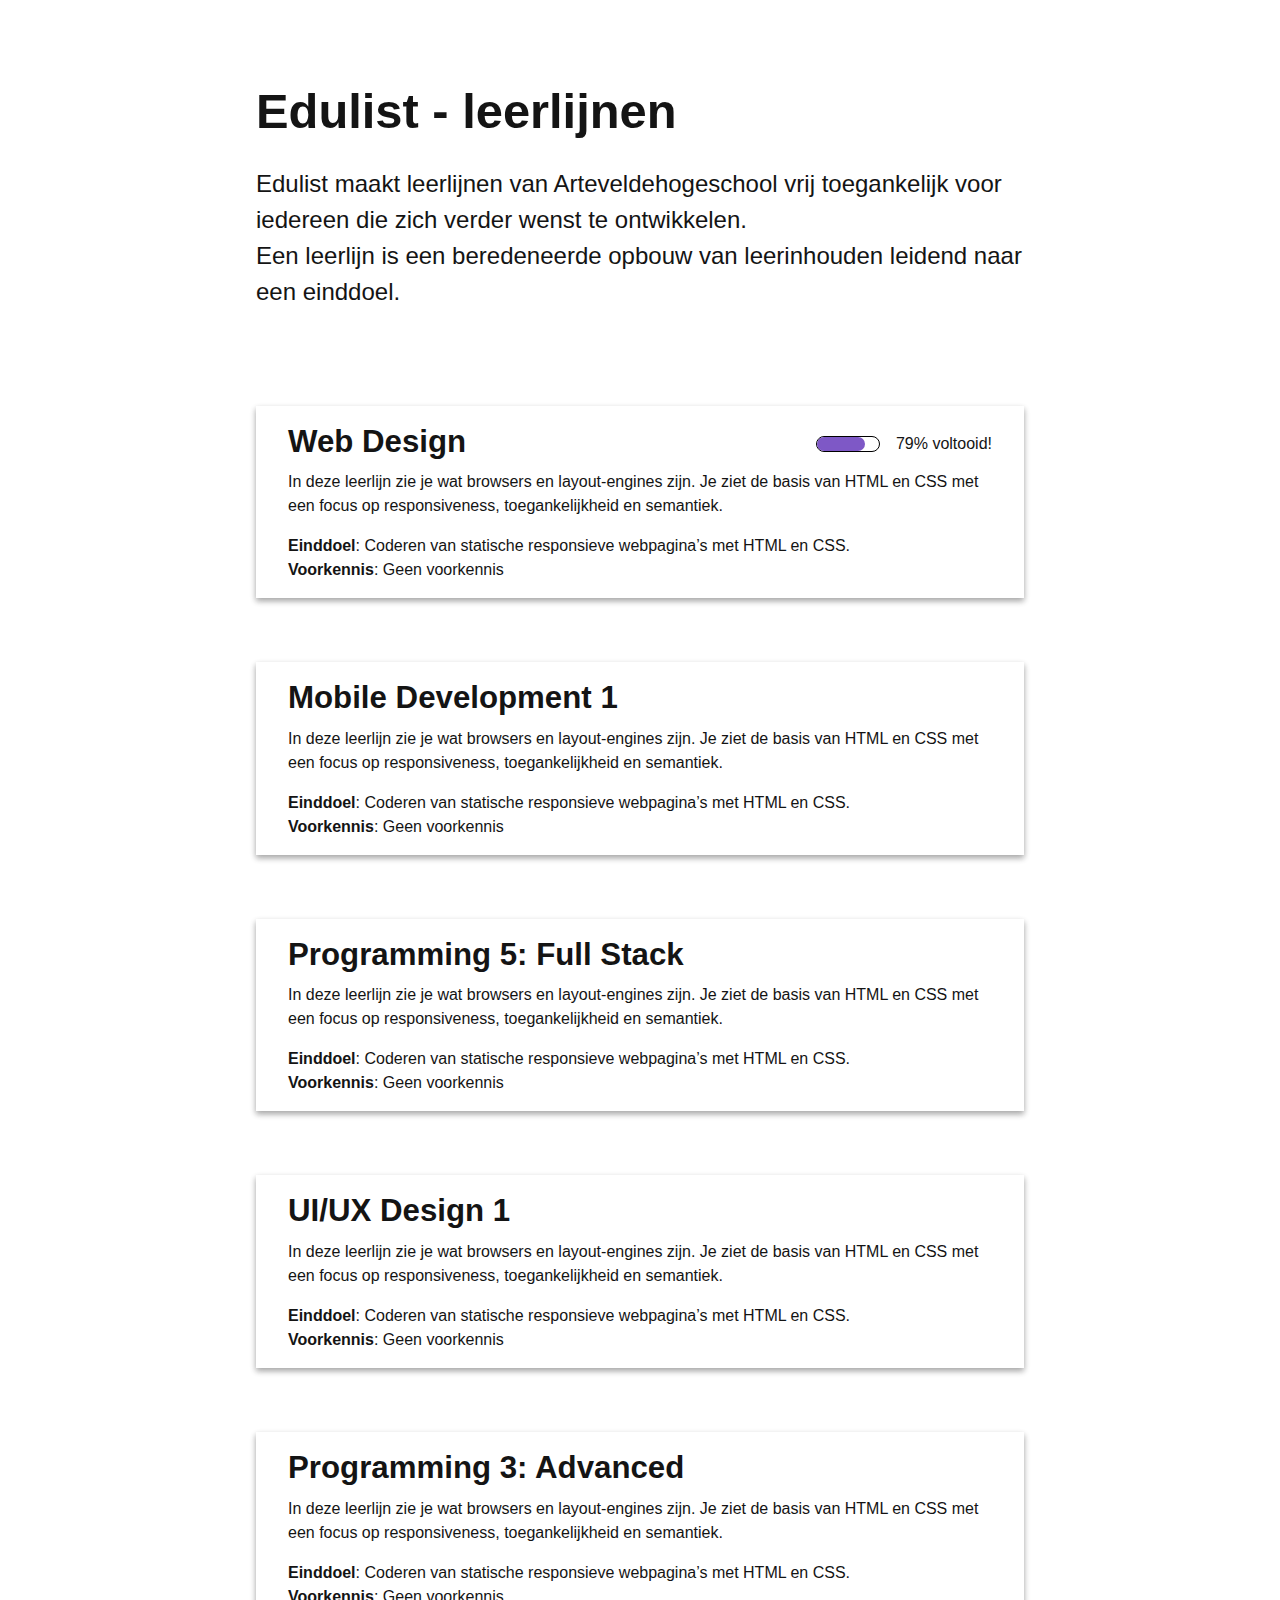
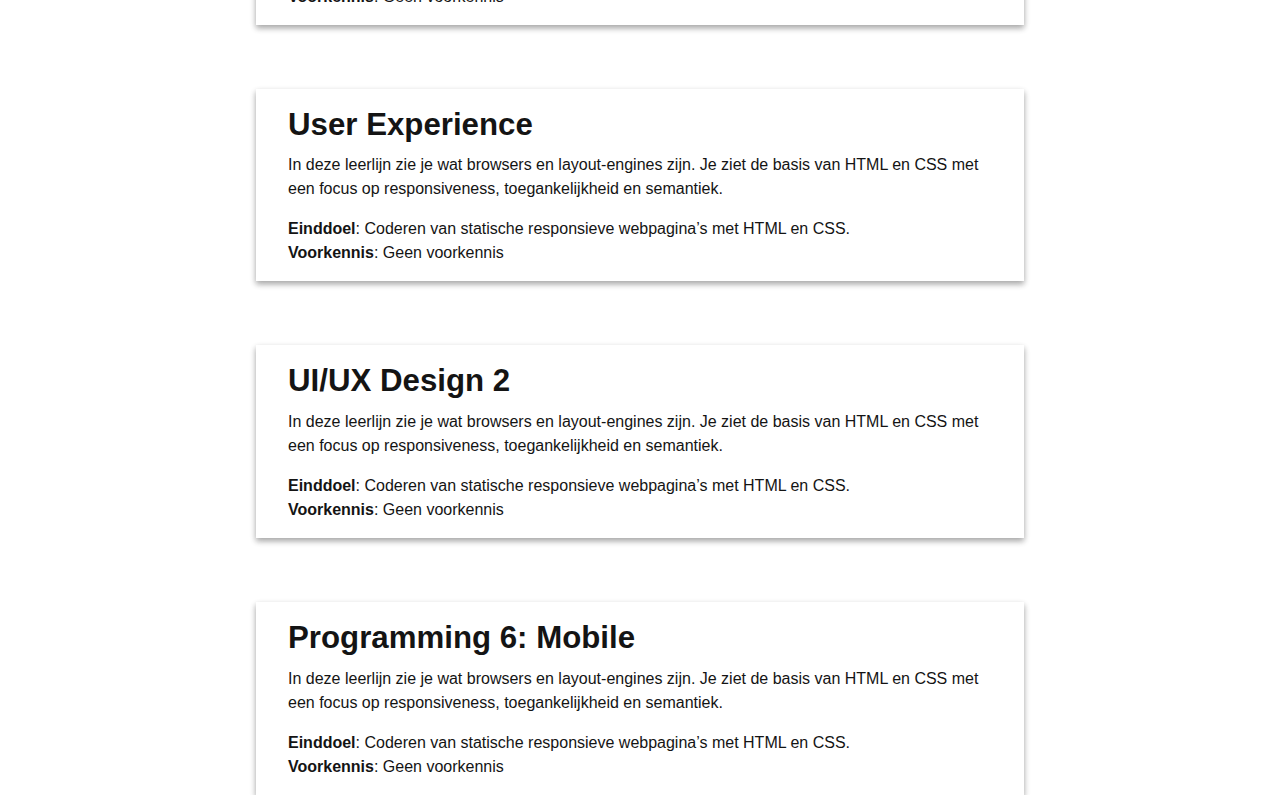
<file: index.html>
<!DOCTYPE html>
<html lang="nl">

<head>
  <meta charset="UTF-8">
  <meta http-equiv="X-UA-Compatible" content="IE=edge">
  <meta name="viewport" content="width=device-width, initial-scale=1.0">
  <link rel="apple-touch-icon" sizes="180x180" href="apple-touch-icon.png">
  <link rel="icon" type="image/png" sizes="32x32" href="favicon-32x32.png">
  <link rel="icon" type="image/png" sizes="16x16" href="favicon-16x16.png">
  <link rel="manifest" href="site.webmanifest">
  <link rel="mask-icon" href="safari-pinned-tab.svg" color="#7e57c5">
  <meta name="msapplication-TileColor" content="#2b5797">
  <meta name="theme-color" content="#7e57c5">
  <link rel="icon" href="favicon.ico">
  <meta name="description" content="An Educational Checklist for Students">
  <meta name="apple-mobile-web-app-capable" content="yes">
  <meta name="apple-mobile-web-app-status-bar-style" content="default">
  <title>Beta Edulist 2: An educational checklist for students</title>
  <link rel="stylesheet" href="css/reset.css">
  <link rel="stylesheet" href="css/tooltip.css">
  <link rel="stylesheet" href="css/style.css">
</head>

<body>
  <div class="layout-container">
    <header class="site-header">
      <div class="title">
        <h1>Edulist - leerlijnen</h1>
      </div>
      <p class="tagline">Edulist maakt leerlijnen van Arteveldehogeschool vrij toegankelijk voor iedereen die zich verder wenst te ontwikkelen. <br>Een leerlijn is een beredeneerde opbouw van leerinhouden leidend naar een einddoel.</p>
    </header>
    <main>
      <ul class="courses">
        <li>
          <a href="leerlijnen/webdesign.html" class="course-card">
            <article>
              <header>
                <h3>Web Design</h3>
                <div class="progress">
                  <div class="progress-indicator"></div>
                  <span>79% voltooid!</span>
                </div>
              </header>

              <p>In deze leerlijn zie je wat browsers en layout-engines zijn. Je ziet de basis van HTML en CSS met een focus op responsiveness, toegankelijkheid en semantiek.</p>
              <div class="details">
                <div class="target">
                  <p><b>Einddoel</b>: Coderen van statische responsieve webpagina’s met HTML en CSS.</p>
                </div>
                <div class="knowledge">
                  <p><b>Voorkennis</b>: Geen voorkennis</p>
                </div>
              </div>
            </article>
          </a>
        </li>
        <li>
          <a href="leerlijnen/webdesign.html" class="course-card">
            <article>
              <header>
                <h3>Mobile Development 1</h3>
              </header>

              <p>In deze leerlijn zie je wat browsers en layout-engines zijn. Je ziet de basis van HTML en CSS met een focus op responsiveness, toegankelijkheid en semantiek.</p>
              <div class="details">
                <div class="target">
                  <p><b>Einddoel</b>: Coderen van statische responsieve webpagina’s met HTML en CSS.</p>
                </div>
                <div class="knowledge">
                  <p><b>Voorkennis</b>: Geen voorkennis</p>
                </div>
              </div>
            </article>
          </a>
        </li>
        <li>
          <a href="leerlijnen/webdesign.html" class="course-card">
            <article>
              <header>
                <h3>Programming 5: Full Stack</h3>
              </header>

              <p>In deze leerlijn zie je wat browsers en layout-engines zijn. Je ziet de basis van HTML en CSS met een focus op responsiveness, toegankelijkheid en semantiek.</p>
              <div class="details">
                <div class="target">
                  <p><b>Einddoel</b>: Coderen van statische responsieve webpagina’s met HTML en CSS.</p>
                </div>
                <div class="knowledge">
                  <p><b>Voorkennis</b>: Geen voorkennis</p>
                </div>
              </div>
            </article>
          </a>
        </li>
        <li>
          <a href="leerlijnen/webdesign.html" class="course-card">
            <article>
              <header>
                <h3>UI/UX Design 1</h3>
              </header>

              <p>In deze leerlijn zie je wat browsers en layout-engines zijn. Je ziet de basis van HTML en CSS met een focus op responsiveness, toegankelijkheid en semantiek.</p>
              <div class="details">
                <div class="target">
                  <p><b>Einddoel</b>: Coderen van statische responsieve webpagina’s met HTML en CSS.</p>
                </div>
                <div class="knowledge">
                  <p><b>Voorkennis</b>: Geen voorkennis</p>
                </div>
              </div>
            </article>
          </a>
        </li>
        <li>
          <a href="leerlijnen/webdesign.html" class="course-card">
            <article>
              <header>
                <h3>Programming 3: Advanced</h3>
              </header>

              <p>In deze leerlijn zie je wat browsers en layout-engines zijn. Je ziet de basis van HTML en CSS met een focus op responsiveness, toegankelijkheid en semantiek.</p>
              <div class="details">
                <div class="target">
                  <p><b>Einddoel</b>: Coderen van statische responsieve webpagina’s met HTML en CSS.</p>
                </div>
                <div class="knowledge">
                  <p><b>Voorkennis</b>: Geen voorkennis</p>
                </div>
              </div>
            </article>
          </a>
        </li>
        <li>
          <a href="leerlijnen/webdesign.html" class="course-card">
            <article>
              <header>
                <h3>User Experience</h3>
              </header>

              <p>In deze leerlijn zie je wat browsers en layout-engines zijn. Je ziet de basis van HTML en CSS met een focus op responsiveness, toegankelijkheid en semantiek.</p>
              <div class="details">
                <div class="target">
                  <p><b>Einddoel</b>: Coderen van statische responsieve webpagina’s met HTML en CSS.</p>
                </div>
                <div class="knowledge">
                  <p><b>Voorkennis</b>: Geen voorkennis</p>
                </div>
              </div>
            </article>
          </a>
        </li>
        <li>
          <a href="leerlijnen/webdesign.html" class="course-card">
            <article>
              <header>
                <h3>UI/UX Design 2</h3>
              </header>

              <p>In deze leerlijn zie je wat browsers en layout-engines zijn. Je ziet de basis van HTML en CSS met een focus op responsiveness, toegankelijkheid en semantiek.</p>
              <div class="details">
                <div class="target">
                  <p><b>Einddoel</b>: Coderen van statische responsieve webpagina’s met HTML en CSS.</p>
                </div>
                <div class="knowledge">
                  <p><b>Voorkennis</b>: Geen voorkennis</p>
                </div>
              </div>
            </article>
          </a>
        </li>
        <li>
          <a href="leerlijnen/webdesign.html" class="course-card">
            <article>
              <header>
                <h3>Programming 6: Mobile</h3>
              </header>

              <p>In deze leerlijn zie je wat browsers en layout-engines zijn. Je ziet de basis van HTML en CSS met een focus op responsiveness, toegankelijkheid en semantiek.</p>
              <div class="details">
                <div class="target">
                  <p><b>Einddoel</b>: Coderen van statische responsieve webpagina’s met HTML en CSS.</p>
                </div>
                <div class="knowledge">
                  <p><b>Voorkennis</b>: Geen voorkennis</p>
                </div>
              </div>
            </article>
          </a>
        </li>
      </ul>
    </main>
  </div>
</body>

</html>
</file>
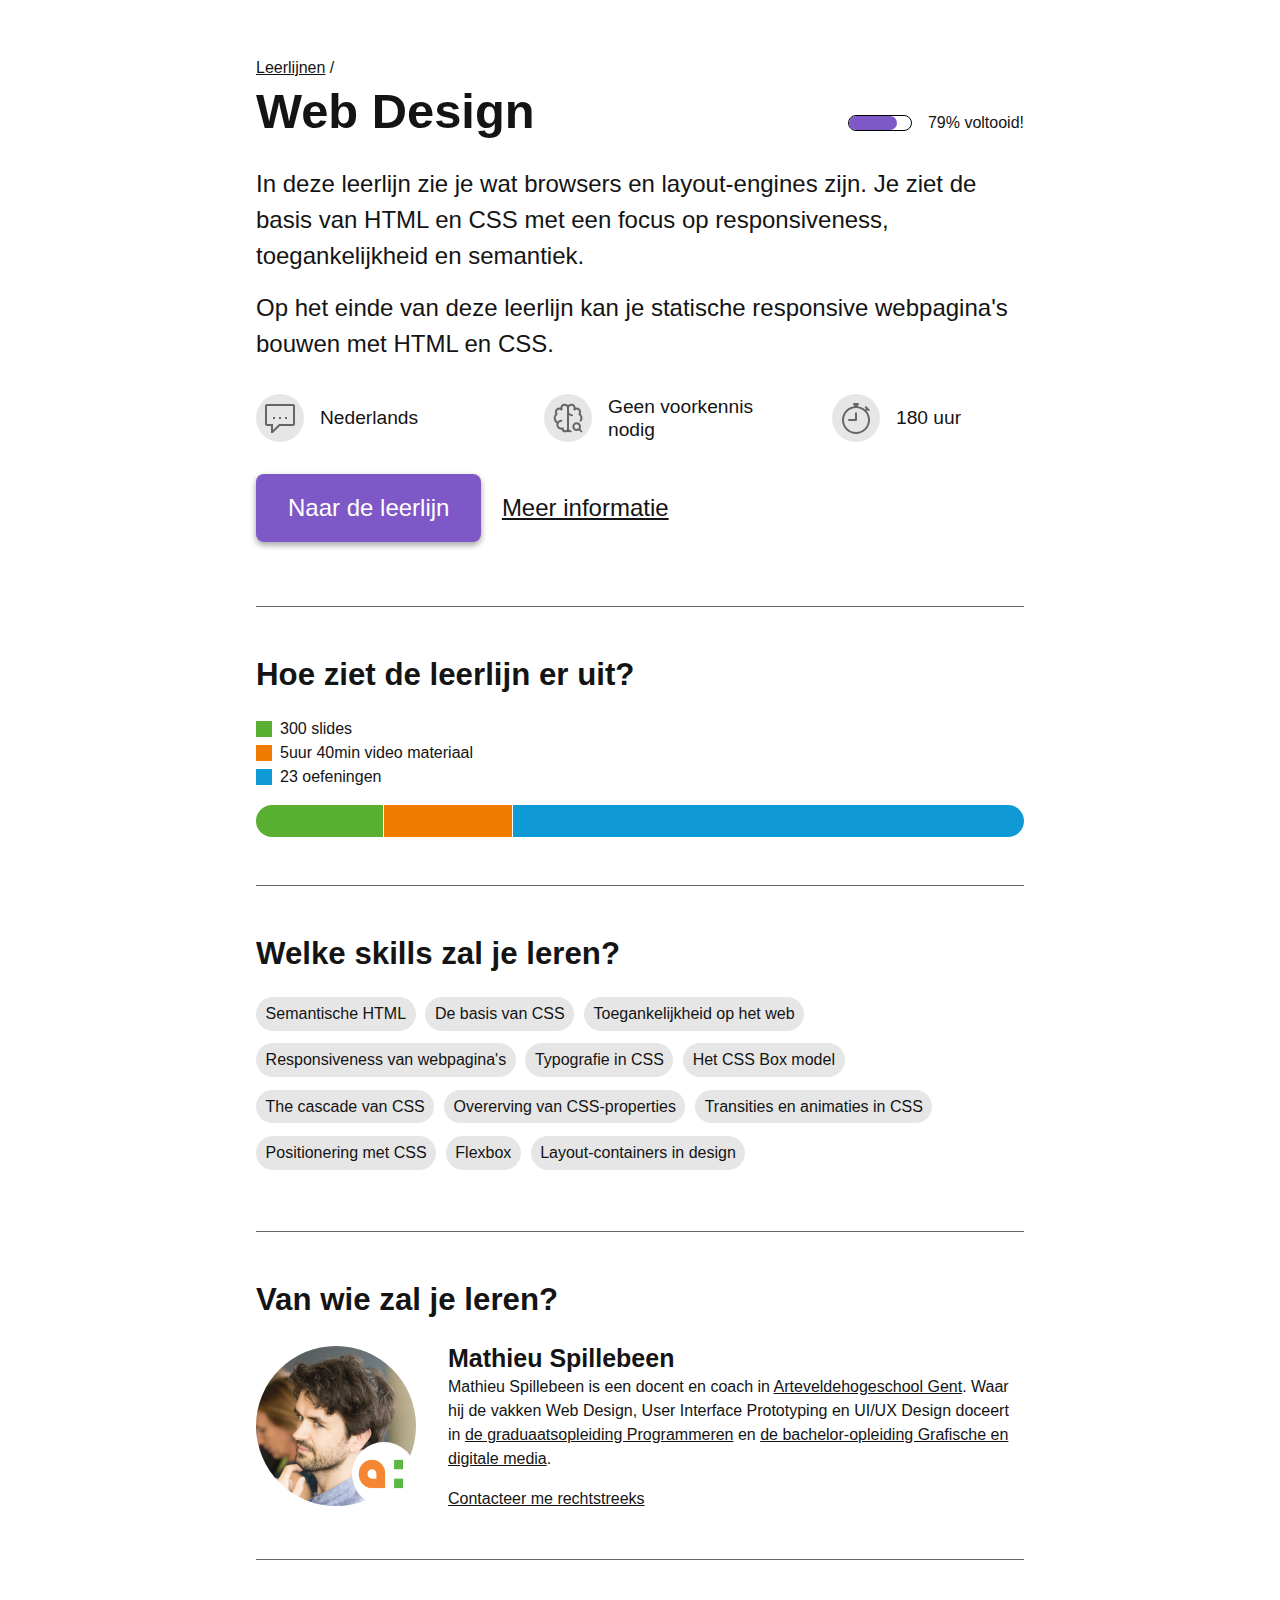
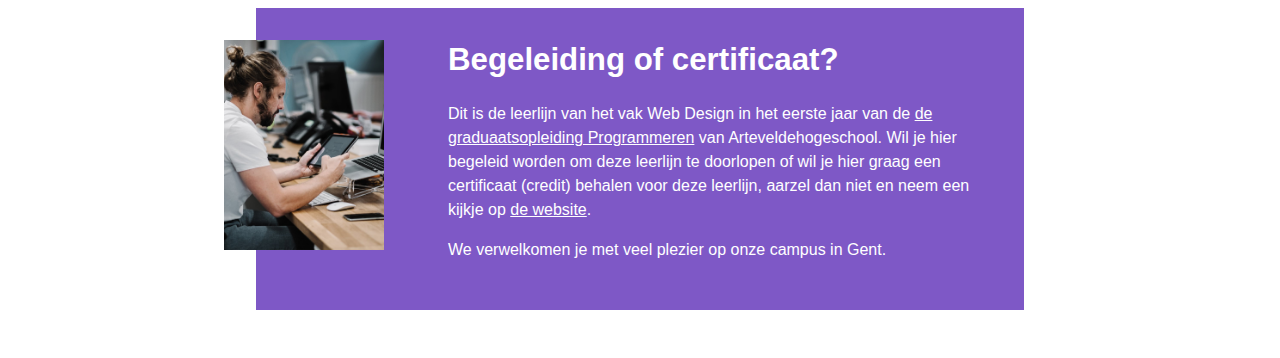
<file: leerlijnen/webdesign.html>
<!DOCTYPE html>
<html lang="nl">

<head>
  <meta charset="UTF-8">
  <meta http-equiv="X-UA-Compatible" content="IE=edge">
  <meta name="viewport" content="width=device-width, initial-scale=1.0">
  <base href="../">
  <link rel="apple-touch-icon" sizes="180x180" href="apple-touch-icon.png">
  <link rel="icon" type="image/png" sizes="32x32" href="favicon-32x32.png">
  <link rel="icon" type="image/png" sizes="16x16" href="favicon-16x16.png">
  <link rel="manifest" href="site.webmanifest">
  <link rel="mask-icon" href="safari-pinned-tab.svg" color="#7e57c5">
  <meta name="msapplication-TileColor" content="#2b5797">
  <meta name="theme-color" content="#7e57c5">
  <link rel="icon" href="favicon.ico">
  <meta name="description" content="An Educational Checklist for Students">
  <meta name="apple-mobile-web-app-capable" content="yes">
  <meta name="apple-mobile-web-app-status-bar-style" content="default">
  <title>Beta Edulist 2: An educational checklist for students</title>
  <link rel="stylesheet" href="css/reset.css">
  <link rel="stylesheet" href="css/tooltip.css">
  <link rel="stylesheet" href="css/style.css">
</head>

<body>
  <div class="layout-container">
    <header class="site-header">
      <nav class="breadcrumb">
        <a href="index.html">Leerlijnen</a> /
      </nav>
      <div class="title">
        <h1>Web Design</h1>
        <div class="progress">
          <div class="progress-indicator"></div>
          <span>79% voltooid!</span>
        </div>
      </div>

      <p class="tagline">In deze leerlijn zie je wat browsers en layout-engines zijn. Je ziet de basis van HTML en CSS met een focus op responsiveness, toegankelijkheid en semantiek.</p>
      <p class="tagline">Op het einde van deze leerlijn kan je statische responsive webpagina's bouwen met HTML en CSS.</p>

      <ul class="course-aspects">
        <li class="language-spoken">
          <div class="icon" data-tooltip="Taal van de leerlijn">
            <svg fill="none" xmlns="http://www.w3.org/2000/svg" viewBox="0 0 104 104">
              <path d="M29.25 48.75h6.5v6.5h-6.5v-6.5Zm19.5 0h6.5v6.5h-6.5v-6.5Zm19.5 0h6.5v6.5h-6.5v-6.5Z" fill="#666" />
              <path d="M94.25 6.5H9.75a6.5 6.5 0 0 0-6.5 6.5v58.5a6.5 6.5 0 0 0 6.5 6.5h13v22.75h6.22L51.72 78h42.53a6.5 6.5 0 0 0 6.5-6.5V13a6.5 6.5 0 0 0-6.5-6.5Zm0 65H49.03L29.25 91.28V71.5H9.75V13h84.5v58.5Z" fill="#666" />
            </svg>
          </div>
          <span>Nederlands</span>
        </li>
        <li class="required-knowledge">
          <div class="icon" data-tooltip="Vereiste voorkennis">
            <svg fill="none" xmlns="http://www.w3.org/2000/svg" viewBox="0 0 24 24">
              <path d="M7 14a3 3 0 1 0 1 5.83" stroke="#666" stroke-width="1.5" stroke-linecap="round" stroke-linejoin="round" />
              <path d="M4.26 15.6a4 4 0 0 1-.87-6.63m.03-.08A2.5 2.5 0 0 1 7 5.5m.24.07A2.5 2.5 0 1 1 12 4.5m0 0V20m0-15.5a2.5 2.5 0 1 1 4.76 1.07M12 20a2 2 0 0 1-4 0m4 0a2 2 0 0 0 2 2M12 7a3 3 0 0 0 3 3m5.61-1.03a3.99 3.99 0 0 1 .89 4.97m-.92-5.05A2.5 2.5 0 0 0 17 5.5m3.5 15L22 22m-6-3.5a2.5 2.5 0 1 0 5 0 2.5 2.5 0 0 0-5 0Z" stroke="#666" stroke-width="1.5" stroke-linecap="round" stroke-linejoin="round" />
            </svg>
          </div>
          <span>Geen voorkennis nodig</span>
        </li>
        <li class="time-investment">
          <div class="icon" data-tooltip="Geschatte tijdsinvestering">
            <svg fill="none" xmlns="http://www.w3.org/2000/svg" viewBox="0 0 16 16">
              <path d="M8.5 5.6a.5.5 0 0 0-1 0v2.9h-3a.5.5 0 1 0 0 1H8a.5.5 0 0 0 .5-.5V5.6Z" fill="#666" />
              <path d="M6.5 1A.5.5 0 0 1 7 .5h2a.5.5 0 0 1 0 1v.57c1.36.196 2.594.78 3.584 1.64a.486.486 0 0 1 .012-.013l.354-.354-.354-.353a.5.5 0 1 1 .707-.708l1.414 1.415a.5.5 0 1 1-.707.707l-.353-.354-.354.354a.586.586 0 0 1-.013.012A7 7 0 1 1 7 2.071V1.5a.5.5 0 0 1-.5-.5ZM8 3A6 6 0 1 0 8 15 6 6 0 0 0 8 3Z" fill="#666" />
            </svg>
          </div>
          <span>180 uur</span>
        </li>
      </ul>

      <a class="button" href="https://edulist.be/web-design">Naar de leerlijn</a>
      <a class="secondary-button" href="leerlijnen/webdesign.html#more-information">Meer informatie</a>

    </header>

    <main id="more-information">
      <article class="more-info">
        <h3>Hoe ziet de leerlijn er uit?</h3>
        <ul class="legend">
          <li>
            <span class="indicator indicator--video"></span><span>300 slides</span>
          </li>
          <li>
            <span class="indicator indicator--slides"></span><span>5uur 40min video materiaal</span>
          </li>
          <li>
            <span class="indicator indicator--exercises"></span><span>23 oefeningen</span>
          </li>
        </ul>
        <ul class="timeline">
          <li class="video"></li>
          <li class="slides"></li>
          <li class="exercises"></li>
        </ul>
        <span></span>
      </article>
      <article class="more-info">
        <h3>Welke skills zal je leren?</h3>
        <ul class="pills">
          <li class="pill">Semantische HTML</li>
          <li class="pill">De basis van CSS</li>
          <li class="pill">Toegankelijkheid op het web</li>
          <li class="pill">Responsiveness van webpagina's</li>
          <li class="pill">Typografie in CSS</li>
          <li class="pill">Het CSS Box model</li>
          <li class="pill">The cascade van CSS</li>
          <li class="pill">Overerving van CSS-properties</li>
          <li class="pill">Transities en animaties in CSS</li>
          <li class="pill">Positionering met CSS</li>
          <li class="pill">Flexbox</li>
          <li class="pill">Layout-containers in design</li>
        </ul>
      </article>

      <article class="more-info">
        <h3>Van wie zal je leren?</h3>
        <div class="person">
          <div class="person__image">
            <img class="person__profile" src="images/mathieu.webp" alt="Mathieu Spillebeen">
            <img class="employment" src="images/ahs.png" alt="Arteveldehogeschool">
          </div>
          <div class="bio">
            <h4>Mathieu Spillebeen</h4>
            <p>Mathieu Spillebeen is een docent en coach in <a href="https://www.arteveldehogeschool.be/" target="_blank">Arteveldehogeschool Gent</a>. Waar hij de vakken Web Design, User Interface Prototyping en UI/UX Design doceert in <a href="https://www.arteveldehogeschool.be/opleidingen/graduaat/programmeren">de graduaatsopleiding Programmeren</a> en <a href="https://www.arteveldehogeschool.be/opleidingen/bachelor/grafische-en-digitale-media">de bachelor-opleiding Grafische en digitale media</a>.</p>
            <a href="https://mathieuspillebeen.be/" target="_blank">Contacteer me rechtstreeks</a>
          </div>
        </div>
      </article>

      <article class="more-info">
        <div class="cta-card">
          <img src="images/cta.jpg" alt="persoon die op een ipad aan het testen is">
          <div>
            <h3>Begeleiding of certificaat?</h3>
            <p>Dit is de leerlijn van het vak Web Design in het eerste jaar van de <a href="https://www.arteveldehogeschool.be/opleidingen/graduaat/programmeren">de graduaatsopleiding Programmeren</a> van Arteveldehogeschool. Wil je hier begeleid worden om deze leerlijn te doorlopen of wil je hier graag een certificaat (credit) behalen voor deze leerlijn, aarzel dan niet en neem een kijkje op <a href="https://www.arteveldehogeschool.be/opleidingen/graduaat/programmeren">de website</a>.</p>
            <p>We verwelkomen je met veel plezier op onze campus in Gent.</p>
          </div>
        </div>
      </article>
    </main>
  </div>
</body>

</html>
</file>
<file: css/tooltip.css>
/* Adaptation from https://freqdec.github.io/Pure-CSS-Tooltips/ */
/* Styles for elements having a data-tooltip attribute - using the star
   selector sucks so you may wish to change this to predefined list of HTML
   tags instead */
*[data-tooltip] {
  /* position:relative the tooltip launcher to enable us to position:absolute
      the generated content */
  position: relative;
  /* Change cursor - you may want to remove this if you don't like the
      effect */
  cursor: help;
}

/* Default ::before & ::after values */
*[data-tooltip]::before,
*[data-tooltip]::after {
  pointer-events: none;
  outline: none;
  display: block;
  z-index: 999;
  position: absolute;
  bottom: 100%;
  left: 50%;
  margin: 0;
  padding: 0;

  /* Set-up the animation */
  opacity: 0;
  transition: all 0.4s ease-out 0.2s;
  transform: translate(-50%, -1rem);
}

/* Tooltip arrow */
*[data-tooltip]::before {
  content: "";
  /* Borders are used to create the arrow so no height or width required */
  width: 0;
  height: 0;
  line-height: 0;
  /* This sets the tooptip arrow color */
  border-top: 5px solid #000;
  border-left: 5px solid transparent;
  border-right: 5px solid transparent;
  border-bottom: transparent;
  overflow: hidden;
}

/* Tooltip bubble */
*[data-tooltip]::after {
  /* Use the data-tooltip attribute to set the content */
  content: attr(data-tooltip);
  /* Set a default width */
  /* Use a margin to create the space required for displaying the tooltip
      arrow */
  margin-bottom: 0.2rem;
  /* Defensive font reset as we inherit */
  letter-spacing: normal;
  text-align: center;
  /* (older) Moz doesn't seem to recognise the following */
  text-decoration: none;
  word-spacing: normal;
  word-wrap: normal;
  word-break: normal;
  line-height: 1.2;
  -webkit-font-smoothing: antialiased;
  font-weight: normal;
  /* webkit has problems using rem units on generated content so i'm falling
     back to old school pixels */
  padding: 0.4rem 1rem;
  min-height: 1rem;
  color: #fcfcfc;
  /* Default 'dark' theme */
  background-color: #222;
  background-image: linear-gradient(top, #222, #000);
  border-radius: 0.2em;
  box-shadow: 0 -2px 2px rgba(0, 0, 0, 0.2);
  text-shadow: rgba(0, 0, 0, 0.2) 0 1px 0px;
}

/* :hover & :focus states */
*[data-tooltip]:hover::before,
*[data-tooltip]:focus::before,
*[data-tooltip]:hover::after,
*[data-tooltip]:focus::after {
  transform: perspective(1px) translate(-50%, 0);
  /* Reset pointer events or things go all strange... */
  pointer-events: auto;
  /* Set the final opacity */
  opacity: 0.96;
}

/* Blue theme */
*[data-tooltip][data-tooltip-theme~="blue"]::after,
[data-tooltip-theme~="blue"] *[data-tooltip]::after {
  background-image: linear-gradient(top, #3498db, #3198dd);
}

*[data-tooltip][data-tooltip-theme~="blue"]::before,
[data-tooltip-theme~="blue"] *[data-tooltip]::before {
  border-top-color: #3198dd;
}

/* Red theme */
*[data-tooltip][data-tooltip-theme~="red"]::after,
[data-tooltip-theme~="red"] *[data-tooltip]::after {
  background-image: linear-gradient(top, #c0392b, #e74c3c);
}

*[data-tooltip][data-tooltip-theme~="red"]::before,
[data-tooltip-theme~="red"] *[data-tooltip]::before {
  border-top-color: #e74c3c;
}

/* Make tooltip "links" have a different pointer (as the tooltip uses the
"help" cursor) */
a[data-tooltip] {
  cursor: pointer;
}
</file>
<file: css/style.css>
:root {
  --color-orange: hsl(31, 99%, 47%);
  --color-black: hsl(0, 0%, 8%);
  --color-green: hsl(101, 56%, 44%);
  --color-purple: hsl(261, 49%, 56%);
  --color-blue: hsl(198, 86%, 45%);
  --color-white: #fff;
}

body {
  background: white;
  color: var(--color-black);
  font-family: "Open Sans", sans-serif;
  line-height: 1.5;
  font-size: 1rem;
  font-weight: 400;
}

form {
  margin: 0;
}

button {
  background: transparent;
  border: none;
}

button svg {
  fill: #fff;
}

label {
  width: 100%;
  display: block;
}

input[type="url"] {
  font-size: 3rem;
  background: transparent;
  border: none;
  border-bottom: 2px solid #fff;
  color: #fff;
}

::placeholder {
  /* Chrome, Firefox, Opera, Safari 10.1+ */
  color: #fff;
  opacity: 1;
  /* Firefox */
}

:-ms-input-placeholder {
  /* Internet Explorer 10-11 */
  color: #fff;
}

::-ms-input-placeholder {
  /* Microsoft Edge */
  color: #fff;
}

.small {
  margin-top: 10rem;
}

a {
  color: var(--color-black);
  transition: text-decoration-color 0.2s ease;
}

a:hover,
a:focus {
  color: var(--color-black);
  text-decoration-color: var(--color-purple);
}

.button {
  display: inline-block;
  transition: box-shadow 0.2s ease, background 0.2s ease;
  padding: 1rem 2rem;
  background: var(--color-purple);
  color: #fff;
  font-size: 1.5rem;
  border-radius: 8px;
  text-decoration: none;
  box-shadow: 0 3px 6px rgba(0,0,0,0.16), 0 3px 6px rgba(0,0,0,0.23);
}

.button:hover,
.button:focus {
  color: #fff;
  box-shadow: 0 14px 28px rgba(0, 0, 0, 0.25), 0 10px 10px rgba(0, 0, 0, 0.22);
  background: hsl(261, 49%, 46%);
}

.secondary-button {
  font-size: 1.5rem;
  margin-left: 1rem;
}

strong {
  font-weight: 500;
}

p {
  margin-bottom: 1rem;
}

ul {
  list-style: none;
}

h1,
h2,
h3,
h4,
h5 {
  margin: 3rem 0 1.38rem;
  font-weight: 700;
  line-height: 1.3;
}

h1 {
  margin-top: 0rem;
  font-size: 3.052rem;
}

h2 {
  font-size: 2.441rem;
}

h3 {
  font-size: 1.953rem;
}

h4 {
  font-size: 1.563rem;
}

h5 {
  font-size: 1.25rem;
}

small,
.text_small {
  font-size: 0.8rem;
}

.layout-container {
  width: 50rem;
  max-width: 100%;
  padding-left: 16px;
  padding-right: 16px;
  margin: 0 auto;
  display: block;
}

.site-header {
  padding-top: 5rem;
  padding-bottom: 1rem;
}

.site-header .title {
  display: flex;
  justify-content: space-between;
}

.tagline {
  font-size: 1.5rem;
}

.courses {
  padding: 0;
  margin-top: 4rem;
}

.courses > li {
  margin-bottom: 4rem;
}

.course-card {
  display: block;
  text-decoration: none;
  color: var(--color-black);
  padding: 1rem 2rem;
  box-shadow: 0 3px 6px rgba(0,0,0,0.16), 0 3px 6px rgba(0,0,0,0.23);
  transition: all 0.3s cubic-bezier(.25, .8, .25, 1);
}

.course-card:hover,
.course-card:focus {
  color: var(--color-black);
  box-shadow: 0 14px 28px rgba(0, 0, 0, 0.25), 0 10px 10px rgba(0, 0, 0, 0.22);
}

.course-card header {
  display: flex;
  align-items: baseline;
  flex-wrap: wrap;
  justify-content: space-between;
  gap: 2rem;
  margin-bottom: 0.5rem;
}

.course-card h3 {
  margin: 0;
}

.progress {
  display: flex;
  align-items: center;
  gap: 1rem;
}

.progress-indicator {
  height: 1rem;
  width: 4rem;
  position: relative;
  border: 1px solid black;
  border-radius: 1rem;
}

.progress-indicator:after {
  height: 100%;
  width: 3rem;
  position: absolute;
  content: '';
  border-radius: 1rem;
  background: var(--color-purple);
}

.course-card p:last-child {
  margin-bottom: 0;
}

/* Detailpage */
.breadcrumb {
  position: absolute;
  transform: translateY(-100%);
}

.course-aspects {
  padding: 0;
  margin-bottom: 2rem;
  margin-top: 2rem;
  font-size: 1.2rem;
  line-height: 1.2;
  display: flex;
  gap: 3rem;
}

.course-aspects li {
  display: flex;
  align-items: center;
  gap: 1rem;
  width: 15rem;
  flex-shrink: 0;
}

.course-aspects .icon {
  width: 3rem;
  height: 3rem;
  background:hsl(0, 0%, 90%);
  border-radius: 3rem;
  display: flex;
  justify-content: center;
  align-items: center;
  flex-shrink: 0;
}

.course-aspects .icon svg {
  width: 2rem;
}

#more-information {
  margin-top: 3rem;
}

.more-info {
  border-top: 1px solid #666;
  padding: 3rem 0;
}

.more-info h3 {
  margin-top: 0;
}

.legend {
  padding: 0;
}

.legend li {
  display: flex;
  align-items: center;
  gap: 0.5rem;
}

.legend .indicator {
  width: 1rem;
  height: 1rem;
  display: inline-block;
}

.legend .indicator--video {
  background-color: var(--color-green);
}
.legend .indicator--slides {
  background-color: var(--color-orange);
}
.legend .indicator--exercises {
  background-color: var(--color-blue);
}

.timeline {
  height: 2rem;
  width: 100%;
  position: relative;
  border-radius: 8rem;
  padding: 0;
  display: flex;
  overflow: hidden;
  gap: 1px;
  margin-top: 1rem;
}

.timeline li {
  height: 2rem;
  flex: 1 1 auto;
}

.timeline .video {
  background: var(--color-green);
  width: 10%;
}

.timeline .slides {
  background: var(--color-orange);
  width: 10%;
}

.timeline .exercises {
  background: var(--color-blue);
  width: 60%;
}

.pills {
  padding: 0;
  display: flex;
  flex-wrap: wrap;
}

.pill {
  flex: 0 0 auto;
  padding: 0.3rem 0.6rem;
  background: hsl(0, 0%, 90%);
  border-radius: 4rem;
  margin: 0 0.6rem 0.8rem 0;
}

.person {
  display: flex;
  align-items: center;
  gap: 2rem;
}

.person__image {
  position: relative;
  width: 10rem;
  flex: 1 0 auto;
}

.person__profile {
  border-radius: 50%;
  width: 10rem;
}

.employment {
  position: absolute;
  right: 0;
  bottom: 0;
  border-radius: 50%;
  width: 4rem;
}

.person h4 {
  margin: 0;
}

.cta-card {
  display: flex;
  align-items: flex-start;
  background: var(--color-purple);
  color: #fff;
  padding: 2rem;
}

.cta-card img {
  width: 10rem;
  transform: translateX(-4rem);
}

.cta-card a {
  color: inherit;
}
</file>
